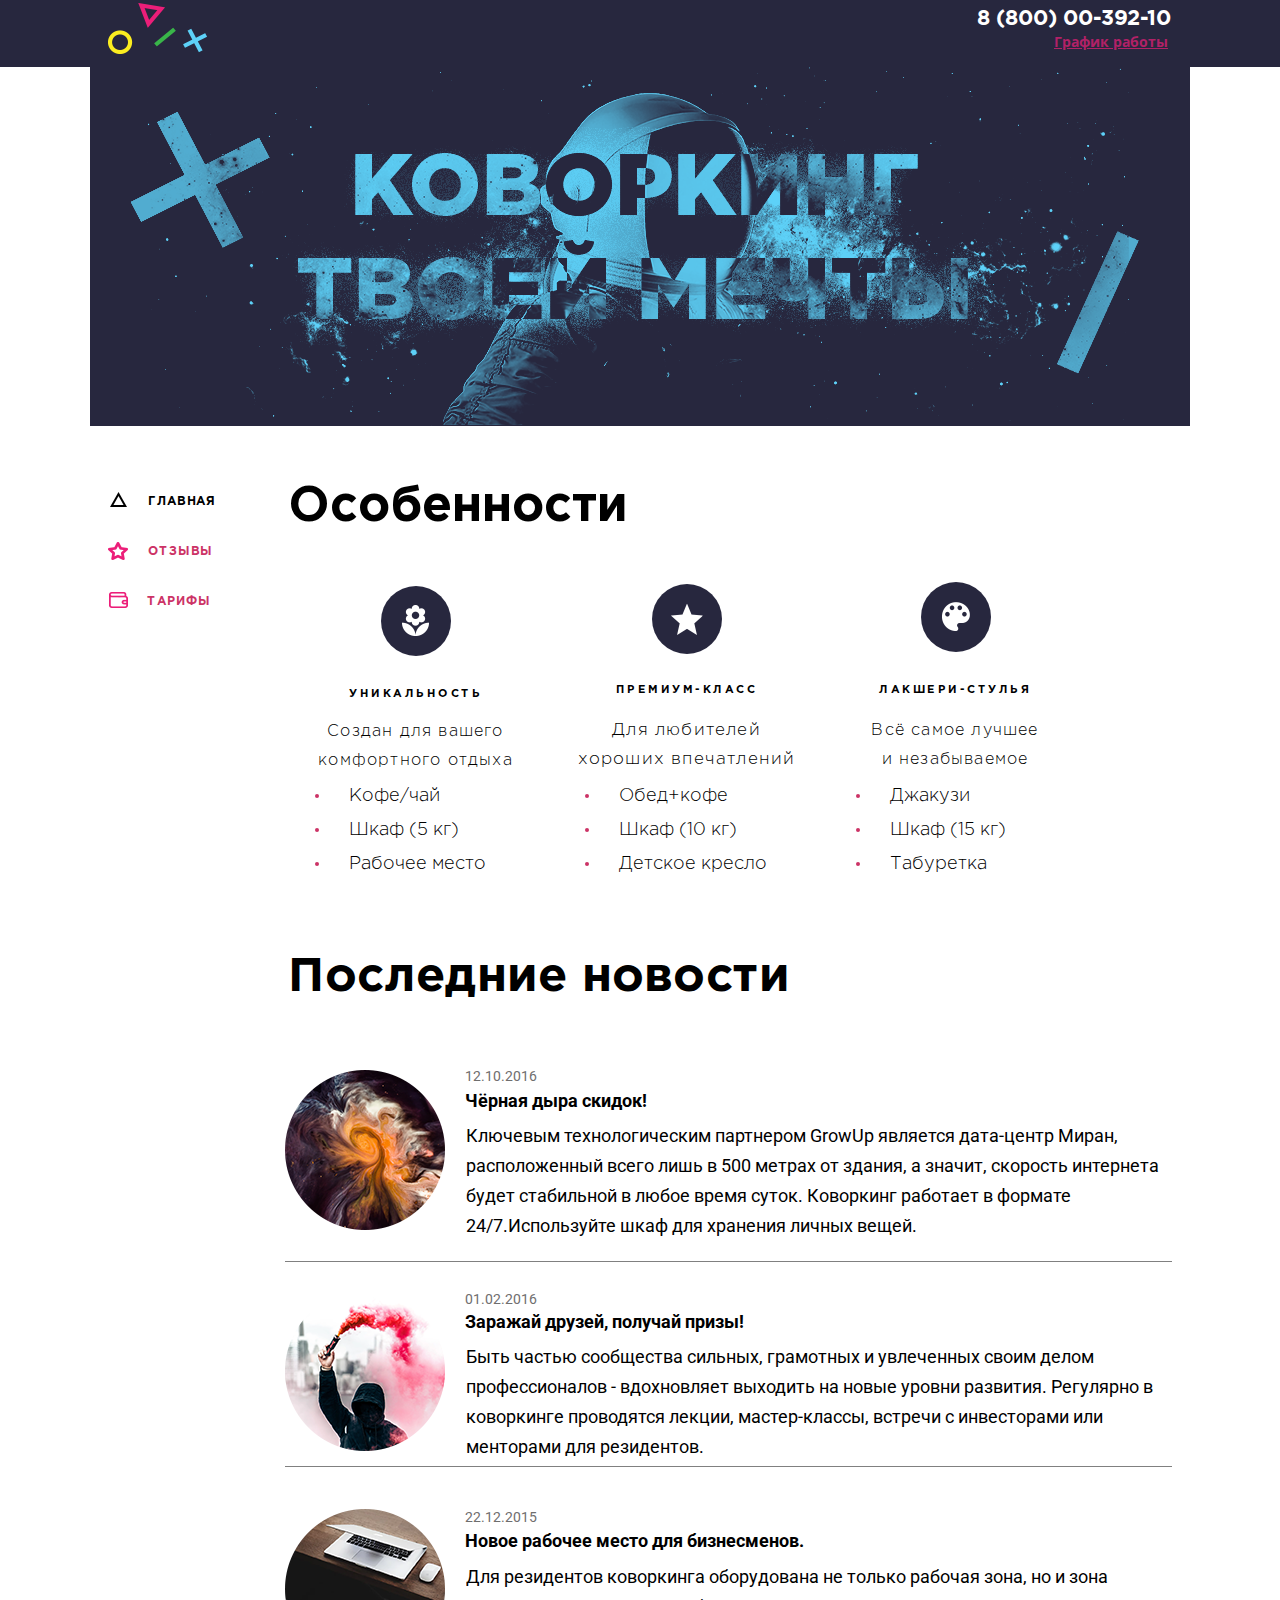
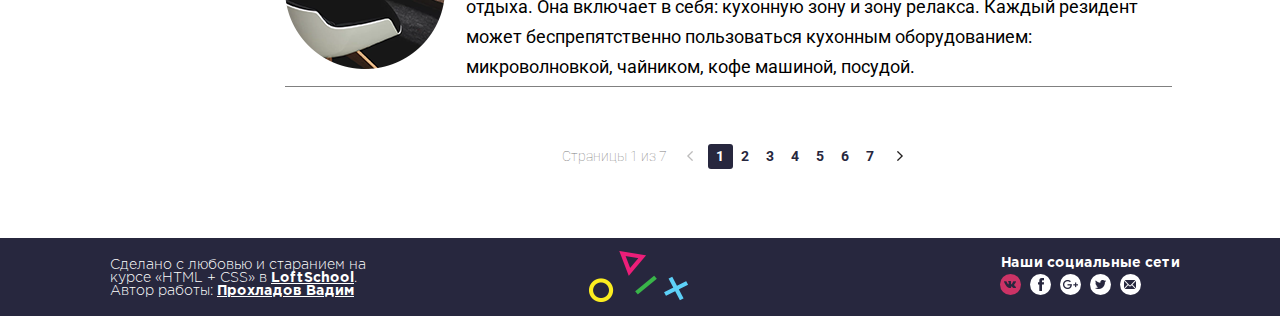
<file: index(2).html>
<!DOCTYPE html>
<html lang="en">

<head>
  <meta charset="UTF-8">
  <meta name="viewport" content="width=device-width, initial-scale=1.0">
  <meta http-equiv="X-UA-Compatible" content="ie=edge">
  <title>Second time</title>
  <link rel="stylesheet" href="css/style(2).css">
  <link href="css/normalize.css">
  <link rel="stylesheet" href="css/mainpagefonts.css">
  <link href="https://fonts.googleapis.com/css?family=Roboto:300,400,700&display=swap&subset=cyrillic" rel="stylesheet">
  <link href="https://fonts.googleapis.com/css?family=Open+Sans:400,700&display=swap&subset=cyrillic" rel="stylesheet">
</head>

<body>
  <div class="wrapper">

    <!-- header -->
    <header class="header">
      <div class="container header-contain">
        <div class="header__left">
          <a href="#" class="header__logo">
            <img src="img/logo-fig.png" alt="Logo">
          </a>
        </div>
        <div class="header__right">
          <a href="tel:+78000039210" class="header__phone">8 (800) 00-392-10</a>
          <a href="#" class="header__schedule">График работы</a>
        </div>
      </div>
    </header>

    <!-- maincontent -->

    <div class="container">

      <!-- banner -->
      <div class="banner">
        <img class="banner__img" src="img/Banner.png" alt="Баннер">
      </div>

      <!-- sidebar -->
      <aside class="sidebar">
        <nav class="sidebar__menu">
          <ul class="sidebar__menu-items">
            <li class="sidebar__menu-item">
              <a href="#" class="sidebar__menu-ref">
                <div class="sidebar__menu-icon--main"></div>
                <p class="sidebar__menu-text--main">главная</p>
              </a>
            </li>
            <li class="sidebar__menu-item">

              <a href="#" class="sidebar__menu-ref">
                <div class="sidebar__menu-icon--review"></div>
                <p class="sidebar__menu-text--review">отзывы</p>
              </a>
            </li>
            <li class="sidebar__menu-item">
              <a href="#" class="sidebar__menu-ref">
                <div class="sidebar__menu-icon--tariffs"></div>
                <p class="sidebar__menu-text--tariffs">тарифы</p>
              </a>
            </li>
          </ul>
        </nav>
      </aside>
      <!-- page -->
      <div class="page">
        <h1 class="special">Особенности</h1>
        <!-- page__complex-menu -->
        <div class="page__complex-menu">
          <ul class="vertical-menu__items">
            <li class="vertical-menu__item--unic">
              <div class="vertical-menu__img-group--flower">
                <div class="vertical-menu__img--unic"></div>
                <p class="vertical-menu__img-group--unic">уникальность</p>
              </div>
              <p class="vertical-menu__description--comfort">
                Создан для вашего комфортного отдыха
              </p>
              <ul class="vertical-menu__inside-menu--flower">
                <li class="vertical-menu__inside-menu--coffe-tea">
                  <span>
                    Кофе/чай
                  </span>
                </li>
                <li class="vertical-menu__inside-menu--сubboard">
                  <span>
                    Шкаф (5 кг)
                  </span>
                </li>
                <li class="vertical-menu__inside-menu--workspace">
                  <span>
                    Рабочее место
                  </span>
                </li>
              </ul>
            </li>
            <li class="vertical-menu__item--review">
              <div class="vertical-menu__img-group--star">
                <div class="vertical-menu__img--review"></div>
                <p class="vertical-menu__img-group--premium">премиум-класс</p>
              </div>
              <p class="vertical-menu__description--premium">
                Для любителей хороших впечатлений
              </p>
              <ul class="vertical-menu__inside-menu--star">
                <li class="vertical-menu__inside-menu--lanch">
                  <span>
                    Обед+кофе
                  </span>
                </li>
                <li class="vertical-menu__inside-menu--bigger-cubboard">
                  <span>
                      Шкаф (10 кг)
                  </span>
                </li>
                <li class="vertical-menu__inside-menu--child-chair">
                  <span>
                    Детское кресло
                  </span>
                </li>
              </ul>
            </li>
            <li class="vertical-menu__item--tariff">
              <div class="vertical-menu__img-group--palette">
                <div class="vertical-menu__img--tariff"></div>
                <p class="vertical-menu__img-group--luxory">лакшери-стулья</p>
              </div>
              <p class="vertical-menu__description--luxory">
                Всё самое лучшее и незабываемое
              </p>
              <ul class="vertical-menu__inside-menu--palette">
                <li class="vertical-menu__inside-menu--jacuzzi">
                  <span>
                    Джакузи
                  </span>
                </li>
                <li class="vertical-menu__inside-menu--biggest-cubboard">
                  <span>
                      Шкаф (15 кг)
                  </span>
                </li>
                <li class="vertical-menu__inside-menu--chair">
                  <span>
                    Табуретка
                  </span>
                </li>
              </ul>
            </li>
          </ul>
        </div>
        <!-- page__articles -->
        <article class="page-articles">
          <h2 class="page-article__headline">Последние новости</h2>
          <ul class="article-blocks">
            <li class="article-block">
              <div class="article-block-img--vortex"></div>
              <div class="article-block__main">
                <div class="article-block__content--vortex">
                  <time class="article_block-time--vortex">12.10.2016</time>
                  <h3 class="article-block__headline--vortex">Чёрная дыра скидок!</h3>
                  <p class="article-block__text--vortex">Ключевым технологическим партнером GrowUp является дата-центр Миран,
                    расположенный всего лишь в 500
                    метрах от здания, а значит, скорость интернета будет стабильной в любое время суток. Коворкинг
                    работает в формате 24/7.Используйте шкаф для хранения личных вещей.
                  </p>
                </div>
              </div>
            </li>

            <li class="article-block--bully">
              <div class="article-block-img--bully"></div>
              <div class="article-block__main">
                <div class="article-block__content--bully">
                  <time class="article_block-time--bully">01.02.2016</time>
                  <h3 class="article-block__headline--bully">Заражай друзей, получай призы!</h3>
                  <p class="article-block__text--bully">Быть частью сообщества сильных, грамотных и увлеченных своим делом
                    профессионалов - вдохновляет выходить на новые уровни развития. Регулярно в коворкинге проводятся
                    лекции, мастер-классы, встречи с инвесторами или менторами для резидентов.
                  </p>
                </div>
              </div>
            </li>
            <li class="article-block--table">
              <div class="article-block-img--work-table"></div>
              <div class="article-block__main">
                <div class="article-block__content--table">
                  <time class="article_block-time--table">22.12.2015</time>
                  <h3 class="article-block__headline--table">Новое рабочее место для бизнесменов.</h3>
                  <p class="article-block__text--table"> Для резидентов коворкинга оборудована не только рабочая зона, но и
                    зона отдыха. Она включает в
                    себя: кухонную зону и зону релакса.
                    Каждый резидент может беспрепятственно пользоваться кухонным оборудованием: микроволновкой,
                    чайником, кофе машиной, посудой.
                  </p>
                </div>
            </li>
          </ul>
          <!-- pagination -->
          <div class="pagination-block">
            <div class="article__pagination">
              <div class="article__pagination-text">
                Cтраницы 1 из 7
              </div>
              <div class="pagination__controlls">
                <a href="#" class="pagination__prev"><div class="leftArrow"></div></a>
                <ul class="pagination__list">
                  <li class="pagination__item">
                    <div class="pagination__refBox--one">
                      <a href="#" class="pagination__link--one">1</a>
                    </div>
                  </li>
                  <li class="pagination__item">
                    <div class="pagination__refBox">
                      <a href="#" class="pagination__link--two">2</a>
                    </div>
                  </li>
                  <li class="pagination__item">
                    <div class="pagination__refBox">
                      <a href="#" class="pagination__link--three">3</a>
                    </div>
                  </li>
                  <li class="pagination__item">
                    <div class="pagination__refBox">
                      <a href="#" class="pagination__link--four">4</a>
                    </div>
                  </li>
                  <li class="pagination__item">
                    <div class="pagination__refBox">
                      <a href="#" class="pagination__link--five">5</a>
                    </div>
                  </li>
                  <li class="pagination__item">
                    <div class="pagination__refBox">
                      <a href="#" class="pagination__link--six">6</a>
                    </div>
                  </li>
                  <li class="pagination__item">
                      <div class="pagination__refBox">
                        <a href="#" class="pagination__link--six">7</a>
                      </div>
                  </li>
                </ul>
                <a href="#" class="pagination__next"><div class="rightArrow"></div></a>
              </div>
            </div>
        </article>



      </div>
    </div>
    <!-- footer -->
    <footer class="footer">
      <div class="container">
        
          <p class="footer__text">
            
              Сделано с любовью и старанием
              на курсе «HTML + CSS» в <a>LoftSchool</a>.
              Автор работы: <a class="footer__text--name">Прохладов Вадим</a>
          
          </p>
      
          <div class="footer__logo-block">
            <a href="#" class="footer__logo"><div class="footer__logo--img"></div></a>
          </div>
        <div class="footer__right">
          <div class="footer__network-ref">
            <div class="footer__right-networks">
              Наши социальные сети
            </div>
            <ul class="footer__network-ref-list">
              <li class="footer__ref-item">
                <a class="footer__ref-vk footer__ref-link--purple" href="#">
                </a>
              </li>
              <li class="footer__ref-item">
                <a class="footer__ref-fb footer__ref-link" href="#">
                </a>
              </li>
              <li class="footer__ref-item">
                <a class="footer__ref-google footer__ref-link" href="#">
                </a>
              </li>
              <li class="footer__ref-item">
                <a class="footer__ref-twitter footer__ref-link" href="#">
                </a>
              </li>
              <li class="footer__ref-item">
                <a class="footer__ref-mail footer__ref-link" href="#">
                </a>
              </li>
            </ul>
          </div>
        </div>
      </div>
    </footer>
  </div>
</body>

</html>
</file>
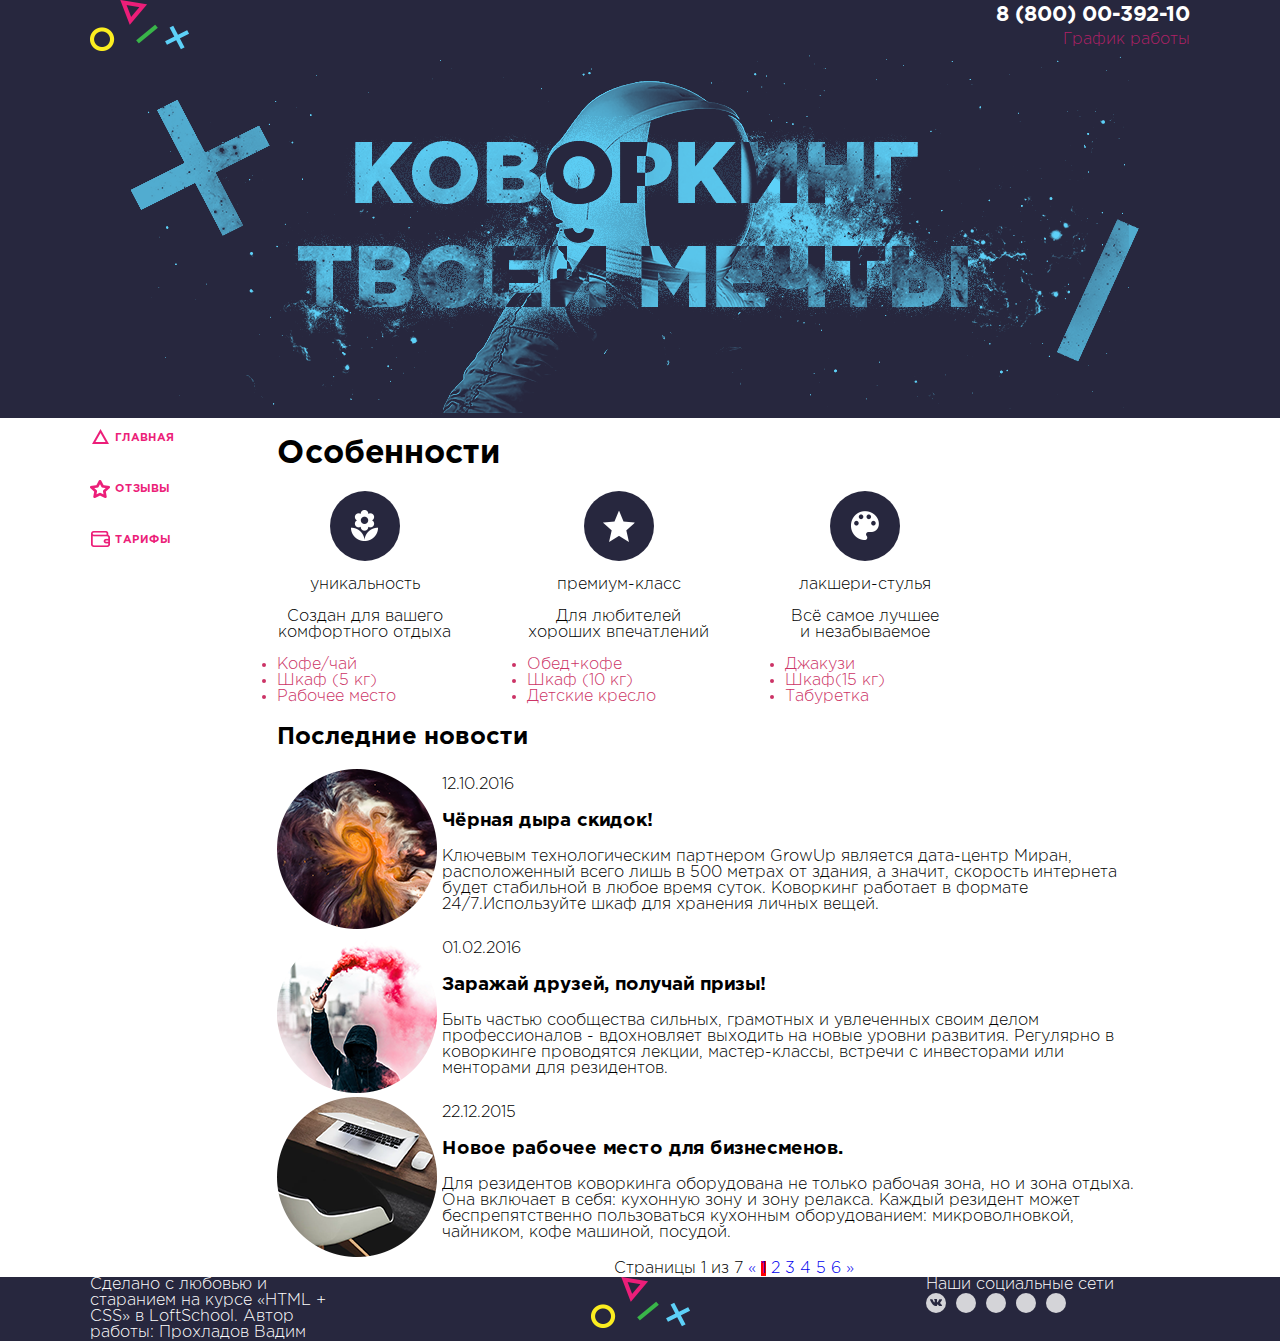
<file: index(flex).html>
<!DOCTYPE html>
<html lang="en">

<head>
  <meta charset="UTF-8">
  <meta name="viewport" content="width=device-width, initial-scale=1.0">
  <meta http-equiv="X-UA-Compatible" content="ie=edge">
  <title>Second time</title>
  <link href="css/normalize.css">
  <link rel="stylesheet" href="css/mainpagefonts.css">
  <link rel="stylesheet" href="css/flexstyle.css">
</head>

<body>
  <div class="wrapper">

    <!-- header -->
    <header class="header">
      <div class="container header-contain">
        <div class="header__left">
          <a href="#" class="header__logo">
            <img src="img/logo-fig.png" alt="Logo">
          </a>
        </div>
        <div class="header__right">
          <a href="tel:+78000039210" class="header__phone">8 (800) 00-392-10</a>
          <a href="#" class="header__schedule">График работы</a>
        </div>
        <!-- banner -->
        <div class="banner">
          <img class="banner__img" src="img/Banner.png" alt="Баннер">
        </div>
      </div>
    </header>

    <!-- maincontent -->

    <div class="container">


      <!-- sidebar -->
      <aside class="sidebar">
        <nav class="sidebar__menu">
          <ul class="sidebar__menu-items">
            <li class="sidebar__menu-item">
              <a href="#" class="sidebar__menu-ref">
                <div class="sidebar__menu-icon--main"></div>
                <p class="sidebar__menu-text--main">главная</p>
              </a>
            </li>
            <li class="sidebar__menu-item">

              <a href="#" class="sidebar__menu-ref">
                <div class="sidebar__menu-icon--review"></div>
                <p class="sidebar__menu-text--review">отзывы</p>
              </a>
            </li>
            <li class="sidebar__menu-item">
              <a href="#" class="sidebar__menu-ref">
                <div class="sidebar__menu-icon--tariffs"></div>
                <p class="sidebar__menu-text--tariffs">тарифы</p>
              </a>
            </li>
          </ul>
        </nav>
      </aside>

      <!-- page -->

      <div class="page">
        <h1 class="special">Особенности</h1>

        <!-- page__complex-menu -->

        <div class="page__complex-menu">
          <ul class="vertical-menu__items">
            <li class="vertical-menu__item">
              <div class="vertical-menu__img-group">
                <div class="vertical-menu__img--unic"></div>
                <p>уникальность</p>
              </div>
              <p class="vertical-menu__description">
                Создан для вашего комфортного отдыха
              </p>
              <ul class="vertical-menu__inside-menu">
                <li class="vertical-menu__inside-menu--coffe-tea">Кофе/чай</li>
                <li class="vertical-menu__inside-menu--сubboard">Шкаф (5 кг)</li>
                <li class="vertical-menu__inside-menu--workspace">Рабочее место</li>
              </ul>
            </li>
            <li class="vertical-menu__item">
              <div class="vertical-menu__img-group">
                <div class="vertical-menu__img--review"></div>
                <p>премиум-класс</p>
              </div>
              <p class="vertical-menu__description--premium">
                Для любителей хороших впечатлений
              </p>
              <ul class="vertical-menu__inside-menu">
                <li class="vertical-menu__inside-menu--lanch">Обед+кофе</li>
                <li class="vertical-menu__inside-menu--bigger-cubboard">Шкаф (10 кг)</li>
                <li class="vertical-menu__inside-menu--child-chair">Детские кресло</li>
              </ul>
            </li>
            <li class="vertical-menu__item">
              <div class="vertical-menu__img-group">
                <div class="vertical-menu__img--tariff"></div>
                <p>лакшери-стулья</p>
              </div>
              <p class="vertical-menu__description--luxory">
                Всё самое лучшее и незабываемое
              </p>
              <ul class="vertical-menu__inside-menu">
                <li class="vertical-menu__inside-menu--jacuzzi">Джакузи</li>
                <li class="vertical-menu__inside-menu--biggest-cubboard">Шкаф(15 кг)</li>
                <li class="vertical-menu__inside-menu--chair">Табуретка</li>
              </ul>
            </li>
          </ul>
        </div>
        <!-- page__articles -->
        <article class="page-articles">
          <h2 class="page-article__headline">Последние новости</h2>
          <ul class="article-blocks">
            <li class="article-block">
              <div class="article-block-img--vortex"></div>
              <div class="article-block__main">
                <div class="article-block__content">
                  <time class="article_block-time">12.10.2016</time>
                  <h3 class="article-block__headline">Чёрная дыра скидок!</h3>
                  <p class="article-block__text">Ключевым технологическим партнером GrowUp является дата-центр Миран,
                    расположенный всего лишь в 500
                    метрах от здания, а значит, скорость интернета будет стабильной в любое время суток. Коворкинг
                    работает в формате 24/7.Используйте шкаф для хранения личных вещей.
                  </p>
                </div>
              </div>
            </li>

            <li class="article-block">
              <div class="article-block-img--bully"></div>
              <div class="article-block__main">
                <div class="article-block__content">
                  <time class="article_block-time">01.02.2016</time>
                  <h3 class="article-block__headline">Заражай друзей, получай призы!</h3>
                  <p class="article-block__text">Быть частью сообщества сильных, грамотных и увлеченных своим делом
                    профессионалов - вдохновляет выходить на новые уровни развития. Регулярно в коворкинге проводятся
                    лекции, мастер-классы, встречи с инвесторами или менторами для резидентов.
                  </p>
                </div>
              </div>
            </li>
            <li class="article-block">
              <div class="article-block-img--work-table"></div>
              <div class="article-block__main">
                <div class="article-block__content">
                  <time class="article_block-time">22.12.2015</time>
                  <h3 class="article-block__headline">Новое рабочее место для бизнесменов.</h3>
                  <p class="article-block__text"> Для резидентов коворкинга оборудована не только рабочая зона, но и
                    зона отдыха. Она включает в
                    себя: кухонную зону и зону релакса.
                    Каждый резидент может беспрепятственно пользоваться кухонным оборудованием: микроволновкой,
                    чайником, кофе машиной, посудой.
                  </p>
                </div>
            </li>
          </ul>
          <!-- pagination -->
          <div class="pagination-block">
            <div class="article__pagination">
              <div class="article__pagination-text">
                Cтраницы 1 из 7
              </div>
              <div class="pagination__controlls">
                <a href="#" class="pagination__prev">&laquo</a>
                <ul class="pagination__list">
                  <li class="pagination__item">
                    <a href="#" class="pagination__link pagination__link_active">1</a>
                  </li>
                  <li class="pagination__item">
                    <a href="#" class="pagination__link">2</a>
                  </li>
                  <li class="pagination__item">
                    <a href="#" class="pagination__link">3</a>
                  </li>
                  <li class="pagination__item">
                    <a href="#" class="pagination__link">4</a>
                  </li>
                  <li class="pagination__item">
                    <a href="#" class="pagination__link">5</a>
                  </li>
                  <li class="pagination__item">
                    <a href="#" class="pagination__link">6</a>
                  </li>
                </ul>
                <a href="#" class="pagination__next">&raquo</a>
              </div>
            </div>
        </article>



      </div>
    </div>
    <!-- footer -->
    <footer class="footer">
      <div class="container container_footer">
        <div class="footer__left">
          <div class="footer__text">
            Сделано с любовью и старанием
            на курсе «HTML + CSS» в LoftSchool.
            Автор работы: Прохладов Вадим
          </div>
        </div>
        <div class="footer__center">
          <div class="footer__logo-block">
            <a href="#" class="footer__logo">
              <img src="img/logo-fig.png" alt="">
            </a>
          </div>
        </div>
        <div class="footer__right">
          <div class="footer__network-ref">
            <div class="footer__right-networks">
              Наши социальные сети
            </div>
            <ul class="footer__network-ref-list">
              <li class="footer__ref-item">
                <a class="footer__ref-vk footer__ref-link" href="#">
                </a>
              </li>
              <li class="footer__ref-item">
                <a class="footer__ref-fb footer__ref-link" href="#">
                </a>
              </li>
              <li class="footer__ref-item">
                <a class="footer__ref-google footer__ref-link" href="#">
                </a>
              </li>
              <li class="footer__ref-item">
                <a class="footer__ref-twitter footer__ref-link" href="#">
                </a>
              </li>
              <li class="footer__ref-item">
                <a class="footer__ref-mail footer__ref-link" href="#">
                </a>
              </li>
            </ul>
          </div>
        </div>
      </div>
    </footer>
  </div>
</body>

</html>
</file>
<file: css/style(2).css>
@import url(main.css);
@import url(header.css);
@import url(banner.css);
@import url(pagination.css);
/* sidebar */
.sidebar {
  display: inline-block;
  width: 190px;
  vertical-align: top;
}

.sidebar__menu-items{
  font: normal bold 12px/40px 'GhotamPro';
  color: #cc3366
}

.sidebar__menu-item{
  line-height: 3;
  margin-left: 18px;
}

.sidebar__menu-ref {
  font-family: 'GothamPro';
  font-weight: bold;
  font-size: 12px;
  display: inline-block;
 
}

.sidebar__menu-icon--main {
  display: inline-block;
  width: 20px;
  height: 20px;
  background-image: url(../img/sprites.png);
  background-position: -45px;
}

.sidebar__menu-icon--review {
  display: inline-block;
  width: 20px;
  height: 20px;
  background-image: url(../img/sprites.png);
  background-position: -162px;
}

.sidebar__menu-icon--tariffs {
  display: inline-block;
  width: 20px;
  height: 20px;
  background-image: url(../img/sprites.png);
  background-position: -83px;
}

.sidebar__menu-text--main {
  display: inline-block;
  margin-left: 16px;
  letter-spacing: 0.9px;
  font-size: 12px;
  text-transform: uppercase;
  margin-top: 0;
  vertical-align: middle;
  color: black;
}

.sidebar__menu-text--review {
  display: inline-block;
  margin-left: 16px;
  letter-spacing: 0.9px;
  font-size: 12px;
  text-transform: uppercase;
  margin-top: 0;
  vertical-align: middle;
  color: #cc3366;
}

.sidebar__menu-text--tariffs {
  display: inline-block;
  margin-left: 15px;
  letter-spacing: 0.9px;
  font-size: 12px;
  text-transform: uppercase;
  margin-top: 0;
  vertical-align: middle;
  color: #cc3366;
}


.sidebar__menu-ref {
  display: inline-block;
  margin-bottom: 2px;

}

/* page */
.page {
  display: inline-block;
}

h1{
  font-size: 49px;
  margin-top: 0px;
  margin-left: 3px;
}
/*page__complex-menu*/
.page__complex-menu{
  margin-left: 30px;

}

.page__complex-menu .vertical-menu__items {
  padding-inline-start: 0;
}

.vertical-menu__container {
  text-align: center;
  margin: 0 auto;
  width: 70px;
  height: 70px;
}

.vertical-menu__item--unic {
  display: inline-block;
  text-align: center;
  padding-inline-start: 0;
  margin-right: 54px;
 }
 .vertical-menu__img-group--flower{
  margin-bottom: 17px;
  margin-top: 20px;
 }
 .vertical-menu__img-group--unic{
  margin-block-start: 0;
  margin-block-end: 0;
  margin-top: 33px;
  margin-bottom: 0px;
   font-size: 11px;
   text-transform: uppercase;
   letter-spacing: 2.5px;
   font-weight: bold;
 }
 .vertical-menu__description--comfort{
  margin-bottom: 7px;
  width: 201px;
  line-height: 29px;
  letter-spacing: 1.2px;
  margin-block-start: 0px;
  margin-block-end: 0px;
  margin-bottom: 4px;
 }
 .vertical-menu__item--review{
  margin-right: 61px;
  display: inline-block;
  text-align: center;
  padding-inline-start: 0;
 }

  /* margin-top:32px; */

 .vertical-menu__img-group--premium{
  margin-top: 31px;
  margin-bottom: 20px;
  font-size: 11px;
  text-transform: uppercase;
  letter-spacing: 2.5px;
  font-weight: bold;
 }
 .vertical-menu__img-group--palette{
  margin-top: 18px;
  margin-bottom: 20px;
 }
 .vertical-menu__description--premium{
  margin-bottom: 5px;
  width: 223px;
  line-height: 29px;
  letter-spacing: 1.2px;
  margin-block-start: 0em;
  margin-block-end: 0em;
  margin-bottom: 5px;
  font-size: 17px;
 }

 .vertical-menu__item--tariff{
  display: inline-block;
  text-align: center;
  padding-inline-start: 0;
 }
 .vertical-menu__img-group--luxory{
  font-size: 11px;
  text-transform: uppercase;
  letter-spacing: 2.5px;
  font-weight: bold;
  margin-block-start: 33px;
  margin-block-end: 0;
 }

 .vertical-menu__description--luxory{
  width: 184px;
  line-height: 29px;
  letter-spacing: 1.2px;
  margin-block-start: 0;
  margin-block-end: 0;
  margin-bottom:5px;
  margin-left: -1px;
  
}



.vertical-menu__img--unic {
  margin-bottom: 27px;
  margin-right: 36px;
  margin-left: 52px;
  margin-top: 2px;
  border-radius: 50%;
  background-color: #27273e;
  width: 70px;
  height: 70px;
  background-image: url(../img/flower.png);
  background-repeat: no-repeat;
  background-position: 50% 50%;
  margin: 0 auto;
}

.vertical-menu__img--review {
  margin-bottom: 31px;
  border-radius: 50%;
  background-color: #27273e;
  width: 70px;
  height: 70px;
  background-image: url(../img/star.png);
  background-repeat: no-repeat;
  background-position: 50% 50%;
  margin: 0 auto;
}

.vertical-menu__img--tariff {
  margin-bottom: 27px;
  border-radius: 50%;
  background-color: #27273e;
  width: 70px;
  height: 70px;
  background-image: url(../img/painter-palette.png);
  background-repeat: no-repeat;
  background-position: 50% 50%;
  margin: 0 auto;
}



/* vertical-menu-Inside-menu */
.vertical-menu__inside-menu--flower li, 
.vertical-menu__inside-menu--star li,
.vertical-menu__inside-menu--palette li{
  line-height: 34px;
  text-align: left;
  list-style: disc;
  color: #cc3366;
  list-style-position: inside;
}

.vertical-menu__inside-menu--star{
  margin-left: 10px;
}
.vertical-menu__inside-menu--palette{
  margin-left: -8px;
  margin-bottom: 71px;
}


.vertical-menu__inside-menu--coffe-tea span{
  font-size: 18px;
  margin-left: 13px;
  vertical-align: bottom;
  color: black;
}

.vertical-menu__inside-menu--сubboard span{
  font-size: 18px;
  margin-left: 13px;
  vertical-align: bottom;
  color: black;
}
.vertical-menu__inside-menu--workspace span{
  font-size: 18px;
  margin-left: 13px;
  vertical-align: bottom;
  color: black;
}
.vertical-menu__inside-menu--lanch span{
  font-size: 18px;
  margin-left: 13px;
  vertical-align: bottom;
  color: black;
}
.vertical-menu__inside-menu--bigger-cubboard span{
  font-size: 18px;
  margin-left: 13px;
  vertical-align: bottom;
  color: black;
}
.vertical-menu__inside-menu--child-chair span{
  font-size: 18px;
  margin-left: 13px;
  vertical-align: bottom;
  color: black;
}
.vertical-menu__inside-menu--jacuzzi span{
  font-size: 18px;
  margin-left: 13px;
  vertical-align: bottom;
  color: black;
}
.vertical-menu__inside-menu--biggest-cubboard span{
  font-size: 18px;
  margin-left: 13px;
  vertical-align: bottom;
  color: black; 
}
.vertical-menu__inside-menu--chair span{
  font-size: 18px;
  margin-left: 13px;
  vertical-align: bottom;
  color: black;
}


/* articles */

h2{
  display: block;
    font-size: 48px;
    margin-block-start: 0;
    margin-block-end: 0;
    margin-inline-start: 0px;
    margin-inline-end: 0px;
    font-weight: bold;
    margin-left: 3px;
    letter-spacing: 0.7px;
    margin-top: 3px;
    margin-bottom: 35px;
}

.article-block__content--bully{
  margin-top: 29px;
}
.article-block__content--table{
   margin-top: 42px;
}

.article-block{
  border-bottom: 1px solid gray;
  margin-top: 67px;
}
.article-block--bully{
  border-bottom: 1px solid gray;
}
.article-block--table{
  border-bottom: 1px solid gray;
  margin-bottom: 47px;
}

.article-blocks{
  margin-block-start: 0;
  margin-block-end: 0;
  
}

.article_block-time--vortex{
  font-size: 14px;
  margin-left: 15px;
  font-family: 'Roboto';
  font-weight: light;
  color: #6f6e6e;
}
.article_block-time--bully{
  font-size: 14px;
  margin-left: 15px;
  font-family: 'Roboto';
  font-weight: light;
  color: #6f6e6e;
}
.article_block-time--table{
  font-size: 14px;
  margin-left: 15px;
  font-family: 'Roboto';
  font-weight: light;
  color: #6f6e6e;
  margin-bottom: 5px;
  display: block;

}

.article-block__headline--vortex{
  display: block;
  font-family: 'Roboto';
  font-weight: bold;
    font-size: 18px;
    margin-block-start: 0;
    margin-block-end: 0;
    margin-top: 5px;
    margin-bottom: 10px;
    margin-left: 15px;
}

.article-block__headline--bully{
  display: block;
  font-family: 'Roboto';
  font-weight: bold;
    font-size: 18px;
    margin-block-start: 0;
    margin-block-end: 0;
    margin-bottom: 10px;
    margin-top: 3px;
    margin-left: 15px;
}

.article-block__headline--table{
  display: block;
  font-family: 'Roboto';
  font-weight: bold;
    font-size: 18px;
    margin-block-start: 0;
    margin-block-end: 0;
    margin-bottom: 11px;
    margin-left: 15px;
}

.article-block__text--vortex{
  margin-block-start: 0;
  margin-block-end: 0;
  line-height: 30px;
  margin-left: 16px;
  width: 706px;
  overflow: auto;
  text-overflow: ellipsis;
  font-family: 'Roboto';
  font-size: 18px;
  margin-bottom: 16px;
}
.article-block__text--bully{
  margin-block-start: 0;
  margin-block-end: 0;
  line-height: 30px;
  margin-left: 16px;
  width: 700px;
  overflow: auto;
  text-overflow: ellipsis;
  font-family: 'Roboto';
  font-size: 18px;
}
.article-block__text--table{
  margin-block-start: 0;
  margin-block-end: 0;
  line-height: 30px;
  margin-left: 16px;
  width: 700px;
  overflow: auto;
  text-overflow: ellipsis;
  font-family: 'Roboto';
  font-size: 18px;
}


.article-block__main {
  display: inline-block;

}

.article-block-img--vortex {
  display: inline-block;
  min-width: 160px;
  min-height: 160px;
  background-image: url(../img/vortex.png);
  background-repeat: no-repeat;
  margin-bottom: 27px;
}


.article-block-img--bully {
  display: inline-block;
  min-width: 160px;
  min-height: 160px;
  background-image: url(../img/bully.png);
  background-repeat: no-repeat;
  margin-bottom: 11px;
}

.article-block-img--work-table {
  display: inline-block;
  min-width: 160px;
  min-height: 160px;
  background-image: url(../img/work-table.png);
  background-repeat: no-repeat;
  margin-bottom: 13px;
}

/* articles-pagination */
.pagination-block {
  text-align: center;
}

.article__pagination {
  display: inline-block;
      margin-bottom: 65px;
  margin-left: 17px;

}

.article__pagination-text {
  display: inline-block;
  margin-right: 6px;
  margin-top: 14px;
}

.pagination__controlls {
  display: inline-block;
}
.leftArrow{
  display:inline-block;
  background-repeat: no-repeat;
  width:25px;
  height:25px;
  background-image: url(../img/leftArrow.png);
  background-position-x: 9px;
  background-position-y: 15px;
}
.rightArrow{
  display:inline-block;
  background-repeat: no-repeat;
  width:25px;
  height:25px;
  background-image: url(../img/rightArrow.png);
  background-position-x: 9px;
  background-position-y: 15px;
}

.pagination__list {
  display: inline-block;
}

.pagination__item {
  display: inline-block;
}
.pagination__refBox{
  width: 25px;
  height: 25px;
  margin-top:4px;
  margin-left: -5px;
}
.pagination__refBox--one{
  width: 25px;
  height: 25px;
  background-color: #27273e;
  border-radius: 3px;
}
.pagination__refBox--one a{
  color:white;
  margin-top:4px;
}


/* footer */
.footer {
  background-color: #27273e;
  min-height: 78px;
  text-align: left;
}


/* footer-left */
.footer__left {
  display: inline-block;
  text-align: left;
  font-family: 'GothamPro';
  font-size: 14px;
  color: white;
  margin-top: -2px;
  margin-left: 20px;
  line-height: 17px;

}

.footer__text {
  margin-left: 20px;
  display: inline-block;
  width:291px;
  font-family: 'GothamPro';
  font-size: 14px;
  color: white;
  margin-block-start: 0;
  margin-block-end: 0;
  
}
.footer__text a{
font-weight: bold;
text-decoration: underline;
} 
.footer__text--name{
  font-family: 'GothamPro';
  font-weight: bold;
}

/* footer-center */

.footer__logo-block{
  display: inline-block;
  margin-bottom: -14px;
  margin-top: 13px;
  margin-left: 183px;
}
.footer__right-networks{
  margin-left: 14px;
}
  

.footer__logo--img{
  width:117px;
  height: 62px;
  background-image: url(../img/logo-fig.png);
  background-repeat: no-repeat;
  margin-bottom: -4px;
}

/* footer-right */

.footer__right {
  display: inline-block;
  margin-left: 276px;
  font-family: 'GothamPro';
  font-size: 14px;
  font-weight: bold;
  color: white;
}


.footer__ref-item{
  margin-right: 5px;
  margin-block-start: 3px;

}

ul.footer__network-ref-list li {
  display: inline-block;
  width: 21px;
  height: 21px;
  margin-right: 5px;
  margin-block-start: 3px;
  margin-block-end: 0;
  padding-inline-start: 0;
  
}
.footer__network-ref-list{
  margin-top: 1px;
  margin-left: 13px;
}

.footer__ref-link:hover {
  background-color: grey;
}

ul.footer__network-ref-list li a {
  display: inline-block;
  height: 21px;
  width: 21px;
}

.footer__ref-link {
  border-radius: 50%;
  background-color: #fff;
}
.footer__ref-link--purple{
  border-radius: 50%;
  background-color: #cc3366;
}

.footer__ref-vk {
  background-image: url(../img/vk.png);
  background-repeat: no-repeat;
  background-position: 45% 50%;
}

.footer__ref-fb {
  background-image: url(../img/fb.png);
  background-repeat: no-repeat;
  background-position: 50%;
}

.footer__ref-google {
  background-image: url(../img/google.png);
  background-repeat: no-repeat;
  background-position: 50%;
}

.footer__ref-twitter {
  background-image: url(../img/twitter.png);
  background-repeat: no-repeat;
  background-position: 50%;
}

.footer__ref-mail {
  background-image: url(../img/mail.png);
  background-repeat: no-repeat;
  background-position: 45% 50%;
}



.our-networks {
  font: normal bold 14pt/1.5 'GothamPro';
  color: white;
  padding-top: 20px;
  padding-right: 44px;
}
</file>
<file: css/mainpagefonts.css>
@font-face {
  font-family: 'GothamPro';
  src:local('Gotham Pro Light'), local('GothamPro-Light'),
      url('../fonts/GothamPro-Light.woff') format('woff2'),
      url('../fonts/GothamPro-Light.woff') format('woff');
  font-weight: 300;
  font-style: normal;
}
@font-face {
  font-family: 'GothamPro';
  src:local('Gotham Pro Bold'), local('GothamPro-Bold'),
      url('../fonts/GothamPro-Bold.woff2') format('woff2'),
      url('../fonts/GothamPro-Bold.woff') format('woff');
  font-weight: bold;
  font-style: normal;
}
@font-face {
  font-family: 'GothamPro';
  src: /*local('Gotham Pro Light Italic'), local('GothamPro-LightItalic'),*/
      url('../fonts/GothamPro-LightItalic.woff2') format('woff2'),
      url('../fonts/GothamPro-LightItalic.woff') format('woff');
  font-weight: 300;
  font-style: italic;
}
@font-face {
  font-family: 'MyriadPro';
  src: /*local('Myriad Pro Regular'), local('MyriadPro-Regular'),*/
      url('../fonts/subset-MyriadPro-Regular.woff2') format('woff2'),
      url('../fonts/subset-MyriadPro-Regular.woff') format('woff');
  font-weight: normal;
  font-style: normal;
}


body{
  font-family: 'GothamPro', 'MyriadPro';
}
</file>
<file: css/flexstyle.css>
/* main */
body {
  margin: 0;
  padding: 0;
  font-family: 'GothamPro', 'MyriadPro'; 
}

.container {
  display: flex; 
  max-width: 1100px;
  margin: 0 auto;
  padding: 0;

}


ul,
li {
  list-style: none;
  margin: 0;
  padding: 0;
}
a{
  text-decoration: none;
}

/* header */
header {
  display: flex;
  background-color: #27273e;
  min-height: 67px;
}
.header-contain{
display: flex;
justify-content: space-between;
flex-flow: row wrap; 
}

.header-logo {
  justify-content: space-between;
  
}

.header__left {
  flex-flow: column wrap;
  text-align: left;
}

.header__right {
  text-align: right;
}

.header__phone {
  font:normal bold 21px/1.5 'GothamPro';
  color: white;                                                                                                                                                                                           
}

.header__schedule {
  display: block;
  font: bold 14px/1.5, 'OpenSans', sans-serif;
  color: #b12167;
}
/* banner */
.banner {
  width: 100%;
  margin: 0;
  padding: 0;
}

.banner__img {
  width: 100%;
}

/* sidebar */
.sidebar {
  display: flex;
  width: 17%;
  vertical-align: top;
}
.sidebar__menu{
  color: #cc3366;
}

.sidebar__menu-items{
  display: flex;
  flex-flow: column wrap;
  /* font: normal bold 12px/40px 'GhotamPro'; */
  font-weight: bold;
  line-height: 40px;
}
.sidebar__menu-ref{
  display: flex;
  align-items: center;
}

.sidebar__menu-icon--main {
  display: inline-block;
  width: 20px;
  height: 20px;
  background-image: url(../img/sprites.png);
  background-position: -8px;
}

.sidebar__menu-icon--review {
  display: inline-block;
  width: 20px;
  height: 20px;
  background-image: url(../img/sprites.png);
  background-position: -162px;
}

.sidebar__menu-icon--tariffs {
  display: inline-block;
  width: 20px;
  height: 20px;
  background-image: url(../img/sprites.png);
  background-position: -83px;
}

.sidebar__menu-text--main {
  display: inline-block;
  font-size: 11px;
  text-transform: uppercase;
  margin-top: 0;
  vertical-align: middle;
}

.sidebar__menu-text--review {
  display: inline-block;
  font-size: 11px;
  text-transform: uppercase;
  margin-top: 0;
  vertical-align: middle;
}

.sidebar__menu-text--tariffs {
  display: inline-block;
  font-size: 11px;
  text-transform: uppercase;
  margin-top: 0;
  vertical-align: middle;
}


.sidebar__menu-ref {
  display: inline-block;
  color: #ec1e79;
}

/* page */
.page {

  display: inline-block;
  width: 83%;
}

/*page__complex-menu*/
.page__complex-menu .vertical-menu__items {
  padding-inline-start: 0;
}

.vertical-menu__container {
  text-align: center;
  margin: 0 auto;
  width: 70px;
  height: 70px;
}

.vertical-menu__item {
  display: inline-block;
  text-align: center;
  padding-inline-start: 0;
  margin-right: 70px;
  
}

.vertical-menu__img--unic {
  border-radius: 50%;
  background-color: #27273e;
  width: 70px;
  height: 70px;
  background-image: url(../img/flower.png);
  background-repeat: no-repeat;
  background-position: 50% 50%;
  margin: 0 auto;
}

.vertical-menu__img--review {
  border-radius: 50%;
  background-color: #27273e;
  width: 70px;
  height: 70px;
  background-image: url(../img/star.png);
  background-repeat: no-repeat;
  background-position: 50% 50%;
  margin: 0 auto;
}

.vertical-menu__img--tariff {
  border-radius: 50%;
  background-color: #27273e;
  width: 70px;
  height: 70px;
  background-image: url(../img/painter-palette.png);
  background-repeat: no-repeat;
  background-position: 50% 50%;
  margin: 0 auto;
}

.vertical-menu__description{
 width: 175px;
}
.vertical-menu__description--premium{
  width: 183px;
}
.vertical-menu__description--luxory{
  width: 160px;
}

/* vertical-menu-Inside-menu */
.vertical-menu__inside-menu li {
  text-align: left;
  list-style: disc;
  color: #cc3366;
}

/* articles */
.page-articles {}

.article-block__main {
  display: inline-block;
}

.article-block-img--vortex {
  display: inline-block;
  min-width: 160px;
  min-height: 160px;
  background-image: url(../img/vortex.png);
  background-repeat: no-repeat;
}

.article-block__text {
  width: 700px;
  overflow: auto;
  text-overflow: ellipsis;
}

.article-block-img--bully {
  display: inline-block;
  min-width: 160px;
  min-height: 160px;
  background-image: url(../img/bully.png);
  background-repeat: no-repeat;
}

.article-block-img--work-table {
  display: inline-block;
  min-width: 160px;
  min-height: 160px;
  background-image: url(../img/work-table.png);
  background-repeat: no-repeat;
}

/* articles-pagination */
.pagination-block {
  text-align: center;
}

.article__pagination {
  display: inline-block;

}

.article__pagination-text {
  display: inline-block
}

.pagination__controlls {
  display: inline-block;
}

.pagination__list {
  display: inline-block;
}

.pagination__item {
  display: inline-block;
}

.footer{
  background-color: #27273e;
  color: #fff;
}

.footer__text, .footer__logo-block, .footer__right{
  width: 264px;
}

.container_footer{
  justify-content: space-between;
}

.footer__logo-block{
  text-align: center;
}

.footer__ref-link{
  width: 20px;
  height: 20px;
  background-color: #d4d4d8;
  display: inline-block;
  border-radius: 50%;
}

.footer__network-ref-list{
  display: flex;
  justify-content: space-between;
  width: 140px;
}

.footer__ref-vk{
  background-image: url(../img/vk.png);
  background-position: center;
  background-repeat: no-repeat;
}

.pagination__link_active{
  background-color: red;
}
</file>
